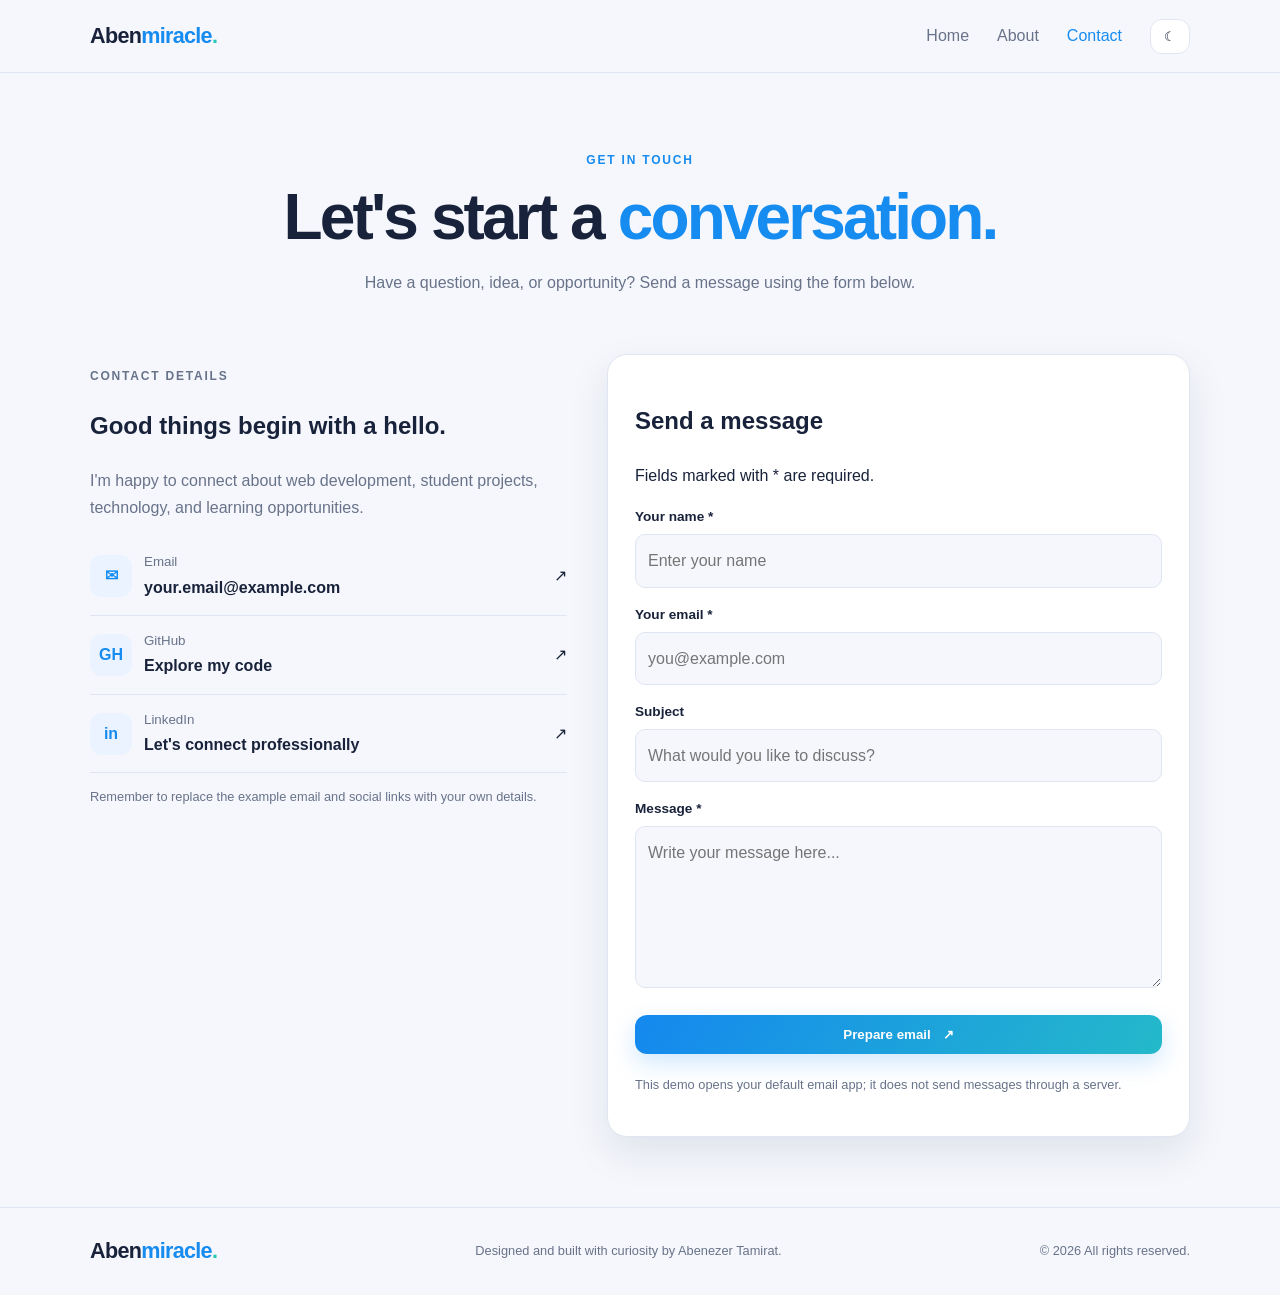
<file: contact.html>
<!DOCTYPE html>
<html lang="en">
<head>
  <meta charset="UTF-8">
  <meta name="viewport" content="width=device-width, initial-scale=1.0">
  <meta name="description" content="Contact Abenezer Tamirat.">
  <title>Contact | Abenezer Tamirat</title>
  <link rel="stylesheet" href="style.css">
  <script src="script.js" defer></script>
</head>
<body>
  <header class="site-header"><nav class="navbar container" aria-label="Main navigation">
    <a class="brand" href="index.html">Aben<span>miracle</span><b>.</b></a>
    <button class="menu-toggle" id="menuToggle" aria-label="Open navigation" aria-expanded="false">☰</button>
    <div class="nav-links" id="navLinks"><a href="index.html">Home</a><a href="about.html">About</a><a class="active" href="contact.html">Contact</a><button class="theme-toggle" id="themeToggle" type="button" aria-label="Toggle dark mode" title="Toggle dark mode">☾</button></div>
  </nav></header>
  <main class="page-main container">
    <section class="page-intro reveal"><p class="eyebrow">GET IN TOUCH</p><h1>Let's start a <span class="gradient-text">conversation.</span></h1><p>Have a question, idea, or opportunity? Send a message using the form below.</p></section>
    <section class="contact-layout">
      <div class="contact-info reveal"><p class="eyebrow">CONTACT DETAILS</p><h2>Good things begin with a hello.</h2><p>I'm happy to connect about web development, student projects, technology, and learning opportunities.</p>
        <a class="contact-method" href="mailto:your.email@example.com"><span class="contact-icon">✉</span><span><small>Email</small><strong>your.email@example.com</strong></span><span>↗</span></a>
        <a class="contact-method" href="https://github.com/" target="_blank" rel="noopener noreferrer"><span class="contact-icon">GH</span><span><small>GitHub</small><strong>Explore my code</strong></span><span>↗</span></a>
        <a class="contact-method" href="https://www.linkedin.com/" target="_blank" rel="noopener noreferrer"><span class="contact-icon">in</span><span><small>LinkedIn</small><strong>Let's connect professionally</strong></span><span>↗</span></a>
        <p class="small-note">Remember to replace the example email and social links with your own details.</p>
      </div>
      <form class="contact-form reveal" id="contactForm">
        <div class="form-heading"><h2>Send a message</h2><p>Fields marked with * are required.</p></div>
        <label for="name">Your name *</label><input id="name" name="name" type="text" placeholder="Enter your name" required>
        <label for="email">Your email *</label><input id="email" name="email" type="email" placeholder="you@example.com" required>
        <label for="subject">Subject</label><input id="subject" name="subject" type="text" placeholder="What would you like to discuss?">
        <label for="message">Message *</label><textarea id="message" name="message" rows="5" placeholder="Write your message here..." required></textarea>
        <button class="button button-primary submit-button" type="submit">Prepare email <span>↗</span></button>
        <p class="form-feedback" id="formFeedback" role="status">This demo opens your default email app; it does not send messages through a server.</p>
      </form>
    </section>
  </main>
  <footer class="site-footer"><div class="container footer-inner"><a class="brand" href="index.html">Aben<span>miracle</span><b>.</b></a><p>Designed and built with curiosity by Abenezer Tamirat.</p><p>© <span id="year"></span> All rights reserved.</p></div></footer>
</body>
</html>
</file>
<file: style.css>
:root{--bg:#f5f7fc;--surface:#fff;--text:#18223a;--muted:#68738a;--line:#e0e6f1;--accent:#168bf0;--accent2:#24c6b5;--soft:#eaf3ff;--shadow:0 16px 40px #10254a18}body.dark-theme{--bg:#0c1220;--surface:#151e30;--text:#eef4ff;--muted:#a6b2c9;--line:#2a3850;--soft:#1c2a43;--shadow:0 16px 40px #0005}*{box-sizing:border-box}html{scroll-behavior:smooth}body{margin:0;background:var(--bg);color:var(--text);font:16px/1.7 'Segoe UI',Arial,sans-serif;transition:background .25s,color .25s}a{color:inherit;text-decoration:none}.container{width:min(1100px,calc(100% - 36px));margin:auto}.site-header{position:sticky;top:0;z-index:5;background:color-mix(in srgb,var(--bg) 90%,transparent);backdrop-filter:blur(14px);border-bottom:1px solid var(--line)}.navbar{height:72px;display:flex;align-items:center;justify-content:space-between}.brand{font-size:1.35rem;font-weight:800;letter-spacing:-.7px}.brand span,.gradient-text{color:var(--accent)}.brand b{color:var(--accent2)}.nav-links{display:flex;align-items:center;gap:28px}.nav-links>a{color:var(--muted)}.nav-links>a.active,.nav-links>a:hover{color:var(--accent)}.theme-toggle,.menu-toggle{border:1px solid var(--line);background:var(--surface);color:var(--text);border-radius:12px;padding:9px 13px;cursor:pointer}.menu-toggle{display:none}.hero{display:grid;grid-template-columns:1.05fr .95fr;align-items:center;gap:50px;padding:80px 0 55px;min-height:570px}.eyebrow{color:var(--accent);font-weight:800;letter-spacing:1.8px;font-size:.75rem}.hero h1,.page-intro h1{font-size:clamp(2.5rem,5vw,4.5rem);line-height:1.1;margin:12px 0}.hero h2{font-size:1.5rem;line-height:1.3}.hero-description,.page-intro>p:last-child{color:var(--muted);max-width:620px}.button{display:inline-flex;gap:12px;align-items:center;justify-content:center;padding:12px 20px;border-radius:12px;font-weight:700;border:1px solid var(--line);margin:8px 8px 8px 0;transition:.2s}.button:hover{transform:translateY(-3px)}.button-primary{background:linear-gradient(120deg,#1488ef,#24b9ca);color:white;border:0;box-shadow:0 9px 24px #168bf033}.social-links{display:flex;gap:10px;margin-top:22px}.social-links a{border:1px solid var(--line);background:var(--surface);padding:7px 12px;border-radius:10px;font-weight:700;color:var(--accent)}.profile-wrap{position:relative;display:grid;place-items:center;min-height:400px}.profile-card{background:var(--surface);border:1px solid var(--line);box-shadow:var(--shadow);border-radius:25px;padding:25px;width:min(340px,100%);text-align:center;animation:float 5s ease-in-out infinite}.profile-top{border-bottom:1px solid var(--line);padding-bottom:12px;color:var(--muted);font-size:.75rem}.avatar{width:150px;height:150px;margin:22px auto 14px;border-radius:50%;overflow:hidden;border:5px solid var(--soft);background:var(--soft)}.avatar img{width:100%;height:100%;object-fit:cover}.avatar-fallback{display:none;place-items:center;height:100%;font-size:2.5rem;color:var(--accent);font-weight:800}.profile-card h3{margin:8px 0 0}.profile-role{color:var(--muted);margin:0 0 15px}.profile-tags{display:flex;flex-wrap:wrap;justify-content:center;gap:7px}.profile-tags span{background:var(--soft);color:var(--accent);padding:4px 9px;border-radius:8px;font-size:.75rem}.profile-bottom{border-top:1px solid var(--line);padding-top:14px;margin-top:18px;color:var(--muted);font-size:.75rem}.floating-badge{position:absolute;background:var(--surface);box-shadow:var(--shadow);border:1px solid var(--line);border-radius:12px;padding:9px 13px;font-weight:700;font-size:.8rem}.badge-code{top:55px;left:0}.badge-star{bottom:45px;right:0;color:var(--accent)}.quick-stats{display:grid;grid-template-columns:repeat(3,1fr);padding:22px;background:var(--surface);border:1px solid var(--line);border-radius:18px}.quick-stats>div{text-align:center;border-right:1px solid var(--line)}.quick-stats>div:last-child{border:0}.quick-stats strong{display:block;color:var(--accent);font-size:1.4rem}.quick-stats span{color:var(--muted);font-size:.85rem}.section{padding:85px 0}.section-heading{text-align:center;max-width:680px;margin:0 auto 35px}.section-heading h2{font-size:clamp(2rem,4vw,3rem);line-height:1.2;margin:5px 0 12px}.section-heading p:last-child{color:var(--muted)}.feature-grid,.values-grid{display:grid;grid-template-columns:repeat(3,1fr);gap:18px}.feature-card,.values-grid article{background:var(--surface);border:1px solid var(--line);border-radius:18px;padding:25px;transition:.25s}.feature-card:hover{transform:translateY(-5px);box-shadow:var(--shadow)}.feature-icon{display:grid;place-items:center;width:45px;height:45px;background:var(--soft);border-radius:12px;color:var(--accent);font-size:1.3rem}.feature-card h3{margin-bottom:8px}.feature-card p,.values-grid p{color:var(--muted)}.feature-card a{color:var(--accent);font-weight:700}.cta-section{display:flex;align-items:center;justify-content:space-between;gap:25px;padding:30px;margin:25px auto 70px;background:var(--soft);border:1px solid var(--line);border-radius:20px}.cta-section h2{margin:0;line-height:1.25}.site-footer{border-top:1px solid var(--line);padding:25px 0}.footer-inner{display:flex;justify-content:space-between;align-items:center;gap:18px}.footer-inner p{color:var(--muted);font-size:.8rem;margin:0}.page-main{padding-top:65px}.page-intro{text-align:center;max-width:800px;margin:0 auto 50px}.about-layout{display:grid;grid-template-columns:.8fr 1.2fr;gap:45px;align-items:start}.about-panel,.contact-form{padding:27px;background:var(--surface);border:1px solid var(--line);border-radius:20px;box-shadow:var(--shadow)}.about-panel{text-align:center}.about-avatar{width:120px;height:120px;border-radius:50%;overflow:hidden;border:5px solid var(--soft);background:var(--soft);margin:0 auto 15px;box-shadow:0 8px 22px #168bf022}.about-avatar img{width:100%;height:100%;display:block;object-fit:cover;object-position:center}.about-content>p:not(.eyebrow){color:var(--muted)}.skill-list{display:grid;gap:9px}.skill{display:flex;justify-content:space-between;align-items:center;gap:15px;padding:12px 14px;background:var(--surface);border:1px solid var(--line);border-radius:12px}.skill div{display:grid}.skill div span{font-weight:700}.skill small{color:var(--muted)}.skill-symbol{color:var(--accent);font-weight:800}.certificates-section{margin:80px 0 35px}.certificate-grid{display:grid;grid-template-columns:repeat(2,minmax(0,1fr));gap:22px}.certificate-card{overflow:hidden;border:1px solid var(--line);background:var(--surface);border-radius:18px;transition:.25s}.certificate-card:hover{transform:translateY(-4px);box-shadow:var(--shadow)}.certificate-image{display:block;position:relative;overflow:hidden;background:var(--soft);aspect-ratio:16/10}.certificate-image img{width:100%;height:100%;object-fit:contain;display:block}.image-overlay{position:absolute;right:10px;bottom:10px;padding:6px 9px;border-radius:8px;background:#10192cdd;color:white;font-size:.75rem;font-weight:700}.certificate-info{padding:18px}.certificate-provider{color:var(--accent);font-size:.68rem;letter-spacing:1px;font-weight:800}.certificate-info h3{margin:8px 0;font-size:1.1rem;line-height:1.3}.certificate-info p{color:var(--muted);font-size:.85rem;margin-bottom:8px}.certificate-info>a{color:var(--accent);font-weight:700;font-size:.85rem}.certificate-note{text-align:center;color:var(--muted);font-size:.8rem;margin-top:18px}.values-grid{margin:65px 0 30px}.values-grid article>span{color:var(--accent);font-size:.75rem;font-weight:800}.contact-layout{display:grid;grid-template-columns:.9fr 1.1fr;gap:40px;margin-bottom:70px}.contact-info>p{color:var(--muted)}.contact-method{display:flex;align-items:center;gap:12px;border-bottom:1px solid var(--line);padding:14px 0}.contact-icon{width:42px;height:42px;display:grid;place-items:center;background:var(--soft);color:var(--accent);border-radius:12px;font-weight:800}.contact-method>span:nth-child(2){display:grid;flex:1}.contact-method small{color:var(--muted)}.contact-method strong{overflow-wrap:anywhere}.small-note,.form-feedback{color:var(--muted);font-size:.8rem}.contact-form label{display:block;font-weight:700;font-size:.85rem;margin:15px 0 6px}.contact-form input,.contact-form textarea{width:100%;padding:12px;border:1px solid var(--line);border-radius:10px;background:var(--bg);color:var(--text);font:inherit}.contact-form input:focus,.contact-form textarea:focus{outline:2px solid var(--accent)}.submit-button{width:100%;margin-top:18px}.reveal{opacity:0;transform:translateY(15px);transition:opacity .6s,transform .6s}.reveal.visible{opacity:1;transform:none}@keyframes float{50%{transform:translateY(-8px)}}@media(max-width:800px){.hero{grid-template-columns:1fr;text-align:center}.hero-description{margin:auto}.hero-actions,.social-links{justify-content:center}.feature-grid,.values-grid{grid-template-columns:1fr}.about-layout,.contact-layout{grid-template-columns:1fr}.about-panel{max-width:500px;margin:auto}.footer-inner{flex-wrap:wrap}.footer-inner p{width:100%}}@media(max-width:600px){.menu-toggle{display:block;margin-left:auto}.nav-links{display:none;position:absolute;top:72px;left:0;right:0;background:var(--surface);padding:18px 22px;border-bottom:1px solid var(--line);flex-direction:column;align-items:flex-start}.nav-links.open{display:flex}.hero{padding:45px 0}.hero h1{font-size:2.7rem}.profile-wrap{min-height:380px}.badge-code{left:0}.badge-star{right:0}.quick-stats{grid-template-columns:1fr;gap:12px}.quick-stats>div{border:0;border-bottom:1px solid var(--line);padding-bottom:10px}.quick-stats>div:last-child{border:0}.certificate-grid{grid-template-columns:1fr}.cta-section{align-items:flex-start;flex-direction:column}.page-intro h1{font-size:2.6rem}}


/* Professional About-page polish */
.page-intro { max-width: 850px; margin-bottom: 56px; }
.page-intro h1 { letter-spacing: -.045em; }
.page-intro > p:last-child { margin-inline: auto; line-height: 1.8; }
.about-layout { gap: 32px; }
.about-panel, .about-content { border-radius: 24px; }
.about-panel { transition: transform .3s ease, box-shadow .3s ease; }
.about-panel:hover { transform: translateY(-4px); box-shadow: var(--shadow); }
.about-avatar { width: 145px; height: 145px; }
.about-content > p:not(.eyebrow) { line-height: 1.85; }
.skill { padding: 15px 16px; transition: transform .22s ease, border-color .22s ease, background .22s ease; }
.skill:hover { transform: translateX(4px); border-color: var(--accent); background: var(--soft); }
.certificates-section { margin-top: 88px; }
.certificate-card { box-shadow: 0 8px 24px #10254a0a; }
.certificate-card:hover { box-shadow: var(--shadow); }
.certificate-image img { transition: transform .35s ease; }
.certificate-card:hover .certificate-image img { transform: scale(1.025); }
.image-overlay { opacity: 0; transition: opacity .25s ease; }
.certificate-image:hover .image-overlay, .certificate-image:focus-visible .image-overlay { opacity: 1; }
.certificate-info { padding: 21px; }
.certificate-info h3 { line-height: 1.45; }
.values-grid { gap: 20px; }
.values-grid article { box-shadow: 0 6px 22px #10254a08; }
.values-grid article:hover { transform: translateY(-4px); box-shadow: var(--shadow); }
.cta-section { margin-top: 68px; }
:focus-visible { outline: 3px solid var(--accent); outline-offset: 3px; }
@media (max-width: 760px) {
  .page-intro { margin-bottom: 38px; }
  .about-layout { gap: 24px; }
  .certificates-section { margin-top: 65px; }
  .values-grid { margin-top: 48px; }
  .cta-section { margin-top: 48px; }
}
@media (prefers-reduced-motion: reduce) {
  html { scroll-behavior: auto; }
  *, *::before, *::after { animation-duration: .01ms !important; animation-iteration-count: 1 !important; transition-duration: .01ms !important; }
}
</file>
